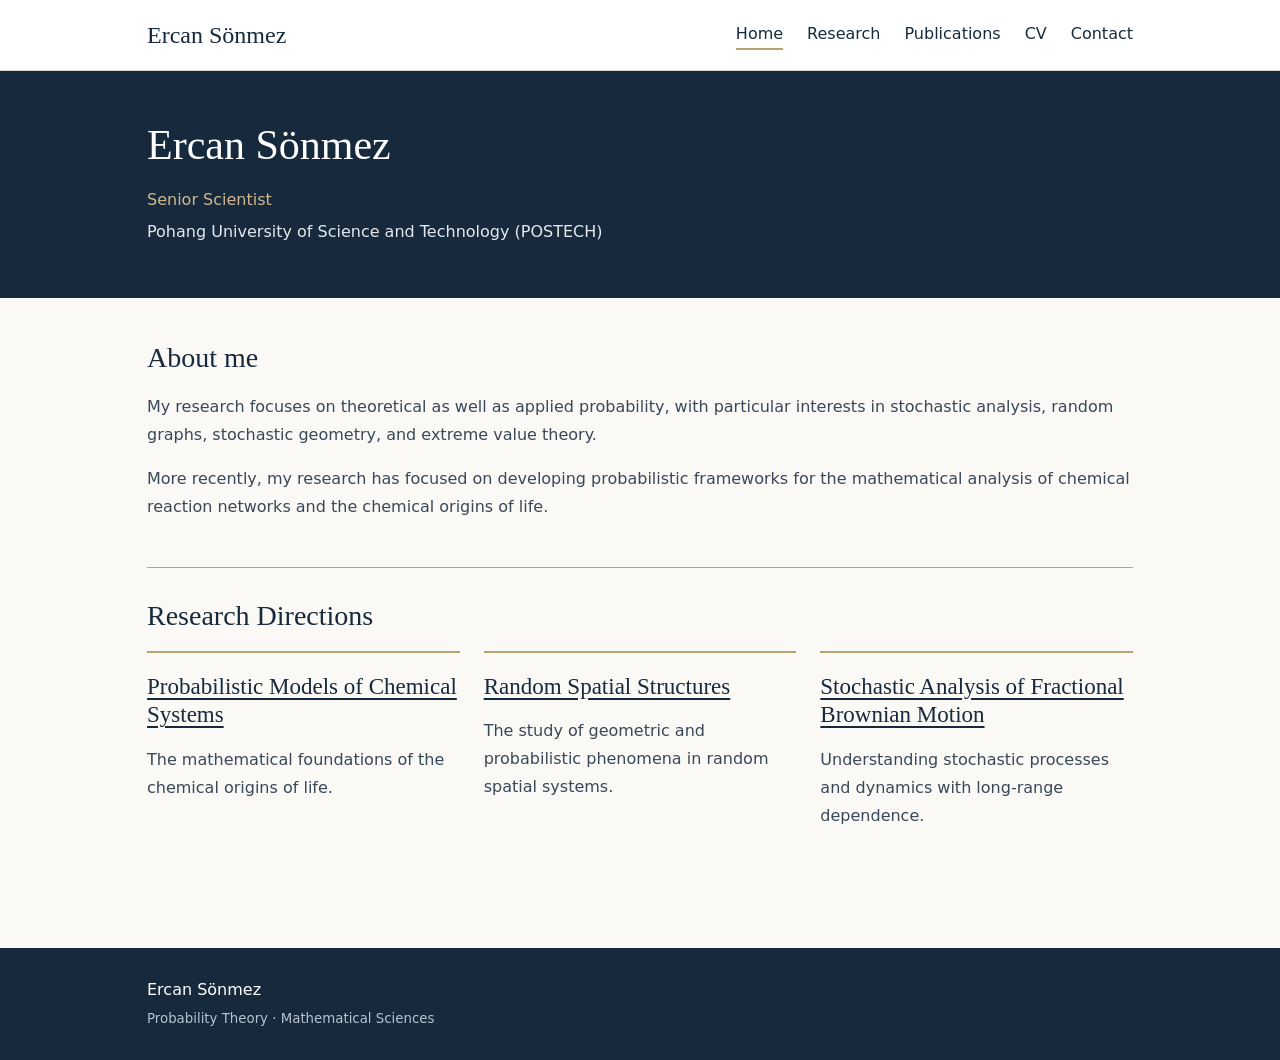
<file: index.html>
<!doctype html><html lang="en"><head><meta charset="utf-8"><meta name="viewport" content="width=device-width, initial-scale=1"><title>Ercan Sönmez | Ercan Sönmez</title><link rel="stylesheet" href="style.css"></head><body><header><div class="wrap"><a class="brand" href="index.html">Ercan Sönmez</a><nav aria-label="Main navigation"><a href="index.html" aria-current="page">Home</a><a href="research.html">Research</a><a href="publications.html">Publications</a><a href="cv.html">CV</a><a href="contact.html">Contact</a></nav></div></header><div class="hero"><div class="wrap"><h1>Ercan Sönmez</h1><p class="gold">Senior Scientist</p><p>Pohang University of Science and Technology (POSTECH)</p></div></div><main><section><h2>About me</h2><p>My research focuses on theoretical as well as applied probability, with particular interests in stochastic analysis, random graphs, stochastic geometry, and extreme value theory.</p><p>More recently, my research has focused on developing probabilistic frameworks for the mathematical analysis of chemical reaction networks and the chemical origins of life.</p></section><section><h2>Research Directions</h2><div class="directions"><article><h3><a href="research.html#chemical-systems">Probabilistic Models of Chemical Systems</a></h3><p>The mathematical foundations of the chemical origins of life.</p></article><article><h3><a href="research.html#spatial-structures">Random Spatial Structures</a></h3><p>The study of geometric and probabilistic phenomena in random spatial systems.</p></article><article><h3><a href="research.html#fractional-brownian-motion">Stochastic Analysis of Fractional Brownian Motion</a></h3><p>Understanding stochastic processes and dynamics with long-range dependence.</p></article></div></section></main><footer><div class="wrap">Ercan Sönmez<br><small>Probability Theory · Mathematical Sciences</small></div></footer></body></html>
</file>
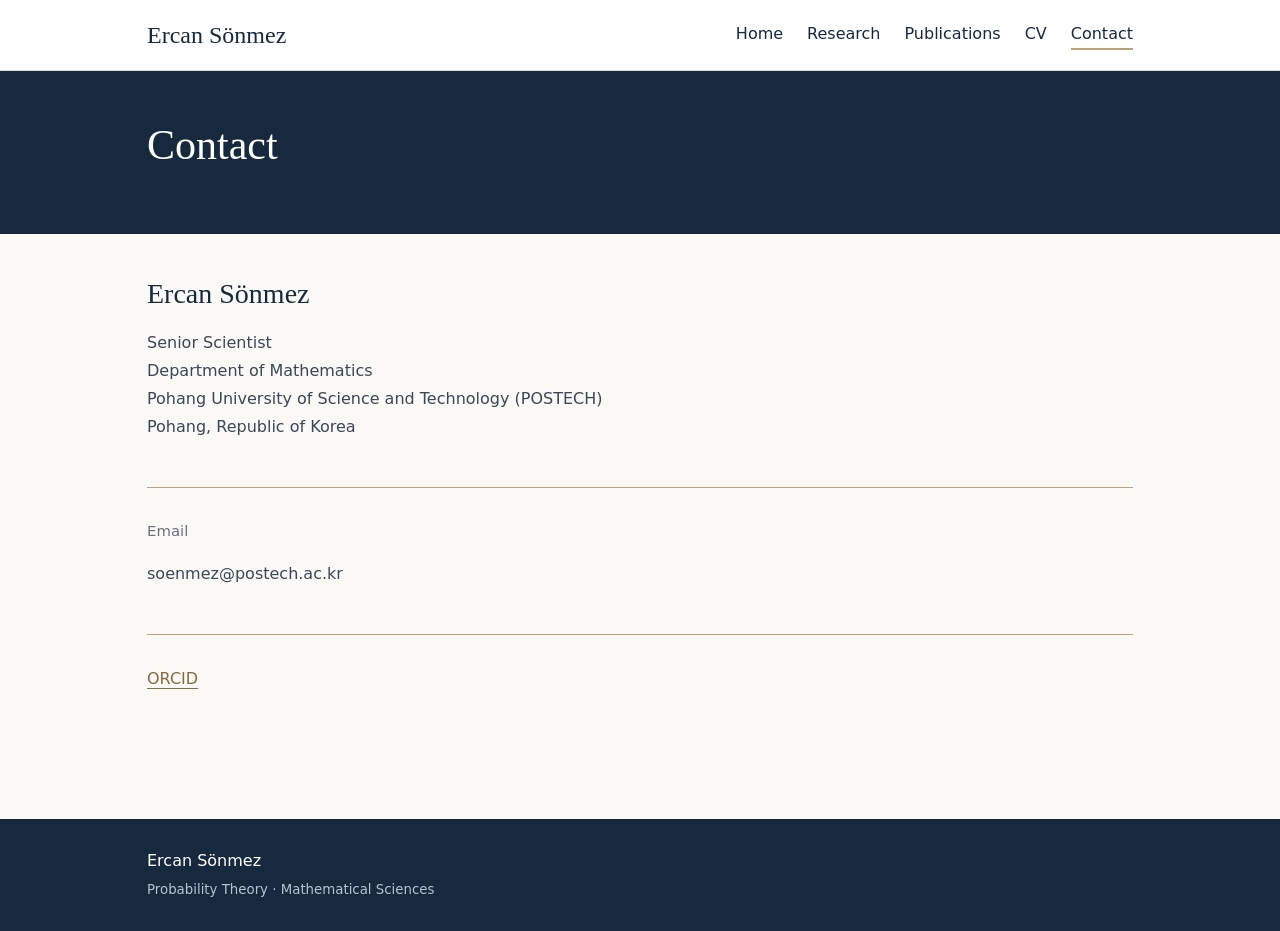
<file: contact.html>
<!doctype html><html lang="en"><head><meta charset="utf-8"><meta name="viewport" content="width=device-width, initial-scale=1"><title>Contact | Ercan Sönmez</title><link rel="stylesheet" href="style.css"></head><body><header><div class="wrap"><a class="brand" href="index.html">Ercan Sönmez</a><nav aria-label="Main navigation"><a href="index.html">Home</a><a href="research.html">Research</a><a href="publications.html">Publications</a><a href="cv.html">CV</a><a href="contact.html" aria-current="page">Contact</a></nav></div></header><div class="hero"><div class="wrap"><h1>Contact</h1></div></div><main><section><h2>Ercan Sönmez</h2><p>Senior Scientist<br>Department of Mathematics<br>Pohang University of Science and Technology (POSTECH)<br>Pohang, Republic of Korea</p></section><section><p class="meta">Email</p><p>soenmez@postech.ac.kr</p></section><section><a href="https://orcid.org/0000-0002-3580-6878">ORCID</a></section></main><footer><div class="wrap">Ercan Sönmez<br><small>Probability Theory · Mathematical Sciences</small></div></footer></body></html>
</file>
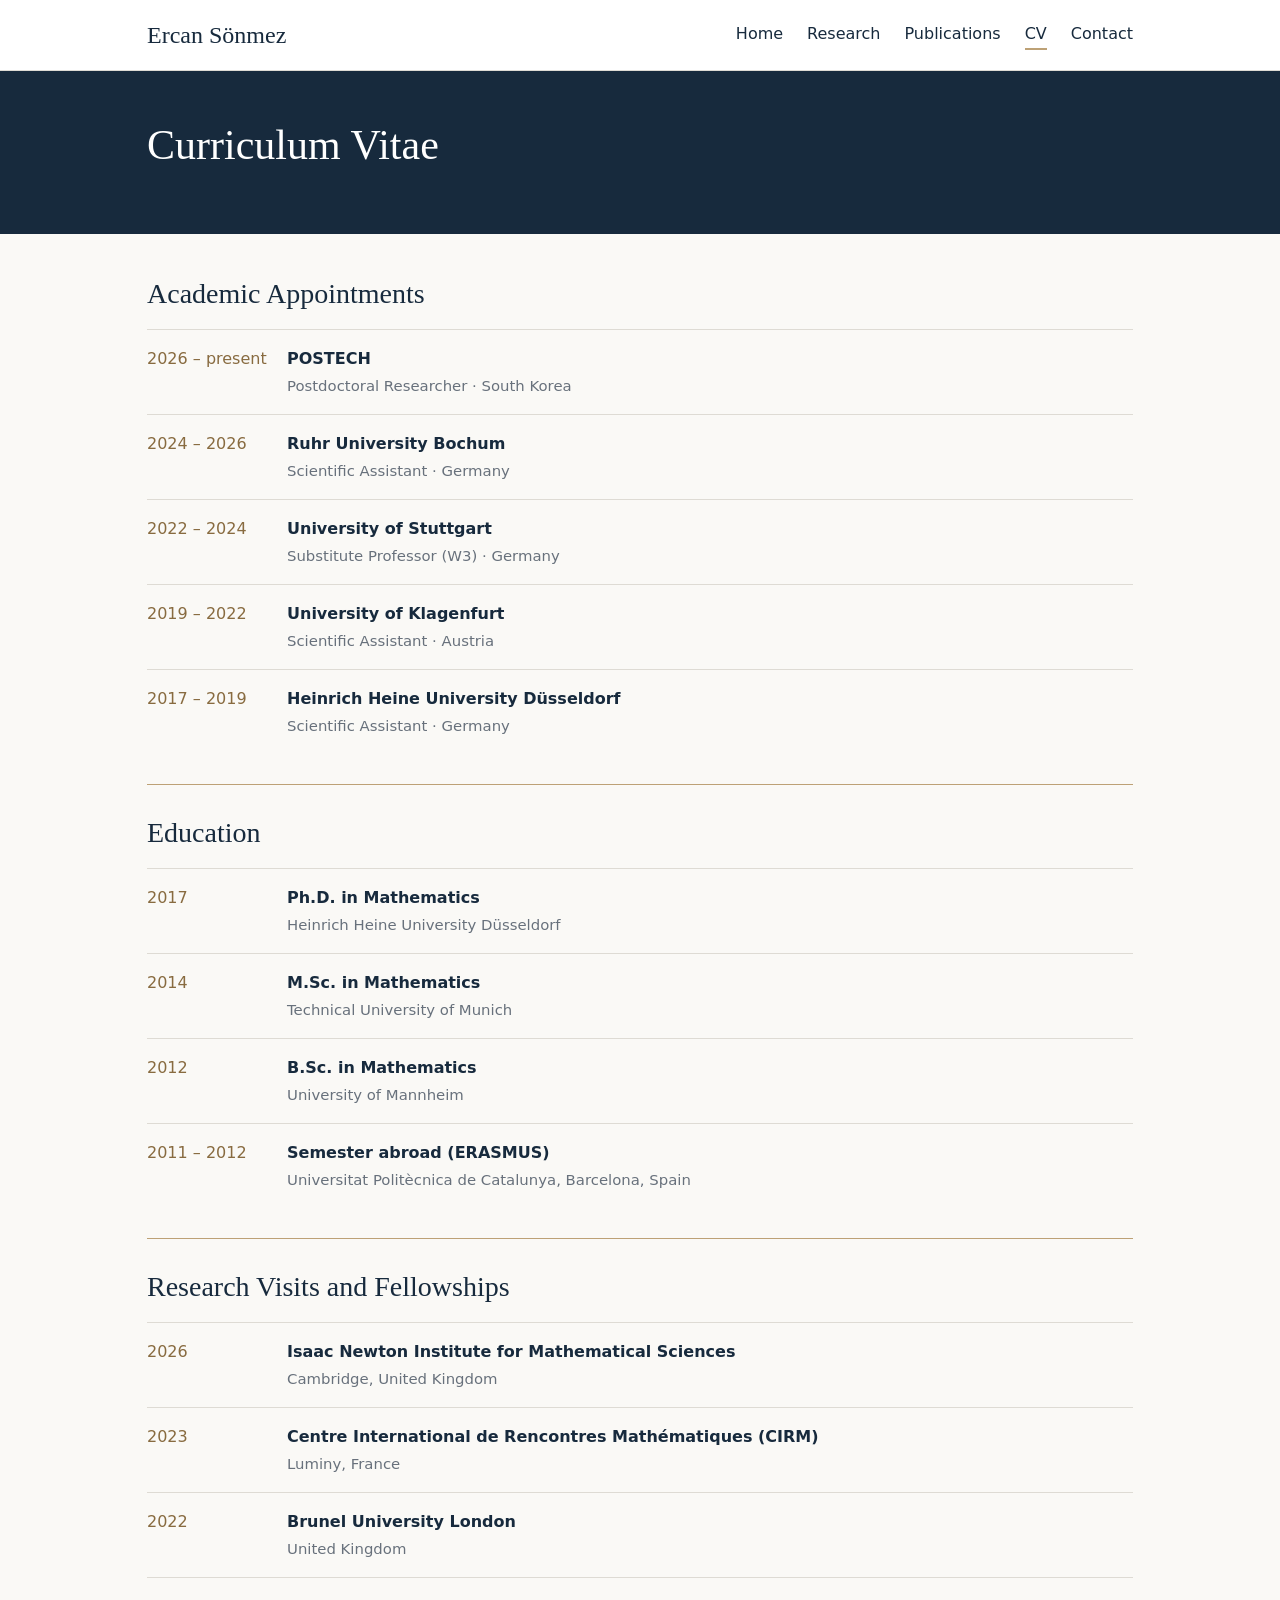
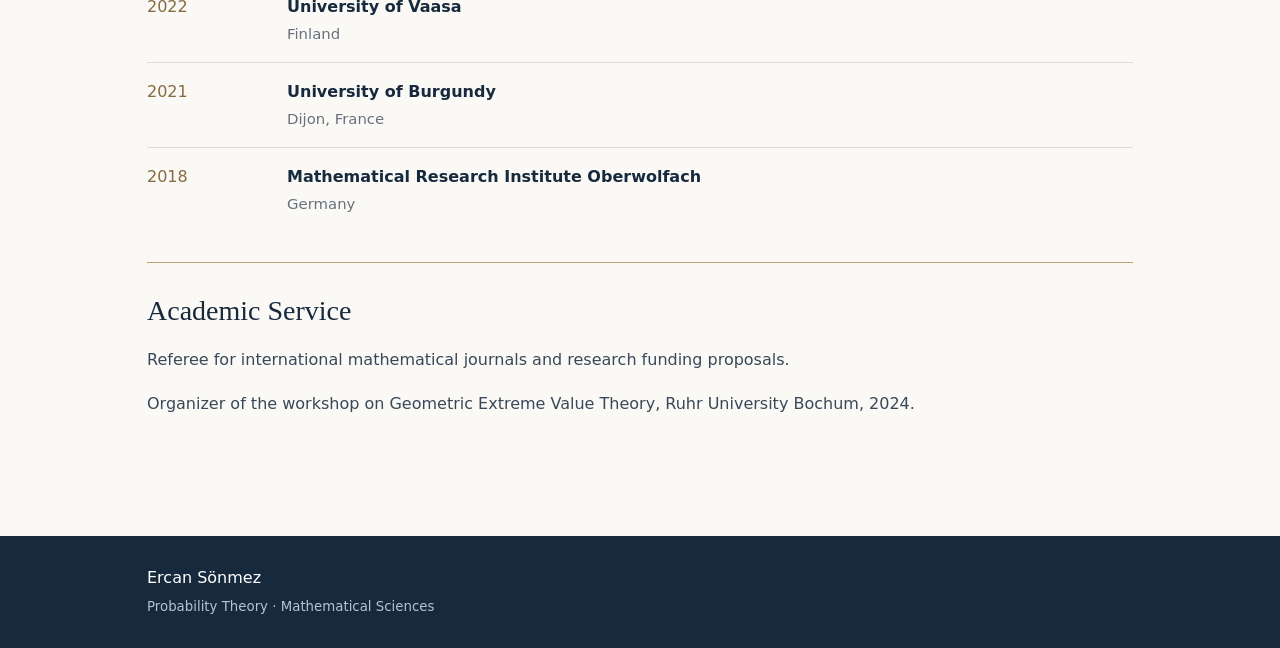
<file: cv.html>
<!doctype html><html lang="en"><head><meta charset="utf-8"><meta name="viewport" content="width=device-width, initial-scale=1"><title>Curriculum Vitae | Ercan Sönmez</title><link rel="stylesheet" href="style.css"></head><body><header><div class="wrap"><a class="brand" href="index.html">Ercan Sönmez</a><nav aria-label="Main navigation"><a href="index.html">Home</a><a href="research.html">Research</a><a href="publications.html">Publications</a><a href="cv.html" aria-current="page">CV</a><a href="contact.html">Contact</a></nav></div></header><div class="hero"><div class="wrap"><h1>Curriculum Vitae</h1></div></div><main><section><h2>Academic Appointments</h2><div class="entry"><div class="year">2026 – present</div><div><strong>POSTECH</strong><div class="meta">Postdoctoral Researcher · South Korea</div></div></div><div class="entry"><div class="year">2024 – 2026</div><div><strong>Ruhr University Bochum</strong><div class="meta">Scientific Assistant · Germany</div></div></div><div class="entry"><div class="year">2022 – 2024</div><div><strong>University of Stuttgart</strong><div class="meta">Substitute Professor (W3) · Germany</div></div></div><div class="entry"><div class="year">2019 – 2022</div><div><strong>University of Klagenfurt</strong><div class="meta">Scientific Assistant · Austria</div></div></div><div class="entry"><div class="year">2017 – 2019</div><div><strong>Heinrich Heine University Düsseldorf</strong><div class="meta">Scientific Assistant · Germany</div></div></div></section><section><h2>Education</h2><div class="entry"><div class="year">2017</div><div><strong>Ph.D. in Mathematics</strong><div class="meta">Heinrich Heine University Düsseldorf</div></div></div><div class="entry"><div class="year">2014</div><div><strong>M.Sc. in Mathematics</strong><div class="meta">Technical University of Munich</div></div></div><div class="entry"><div class="year">2012</div><div><strong>B.Sc. in Mathematics</strong><div class="meta">University of Mannheim</div></div></div><div class="entry"><div class="year">2011 – 2012</div><div><strong>Semester abroad (ERASMUS)</strong><div class="meta">Universitat Politècnica de Catalunya, Barcelona, Spain</div></div></div></section><section><h2>Research Visits and Fellowships</h2><div class="entry"><div class="year">2026</div><div><strong>Isaac Newton Institute for Mathematical Sciences</strong><div class="meta">Cambridge, United Kingdom</div></div></div><div class="entry"><div class="year">2023</div><div><strong>Centre International de Rencontres Mathématiques (CIRM)</strong><div class="meta">Luminy, France</div></div></div><div class="entry"><div class="year">2022</div><div><strong>Brunel University London</strong><div class="meta">United Kingdom</div></div></div><div class="entry"><div class="year">2022</div><div><strong>University of Vaasa</strong><div class="meta">Finland</div></div></div><div class="entry"><div class="year">2021</div><div><strong>University of Burgundy</strong><div class="meta">Dijon, France</div></div></div><div class="entry"><div class="year">2018</div><div><strong>Mathematical Research Institute Oberwolfach</strong><div class="meta">Germany</div></div></div></section><section><h2>Academic Service</h2><p>Referee for international mathematical journals and research funding proposals.</p><p>Organizer of the workshop on Geometric Extreme Value Theory, Ruhr University Bochum, 2024.</p></section></main><footer><div class="wrap">Ercan Sönmez<br><small>Probability Theory · Mathematical Sciences</small></div></footer></body></html>
</file>
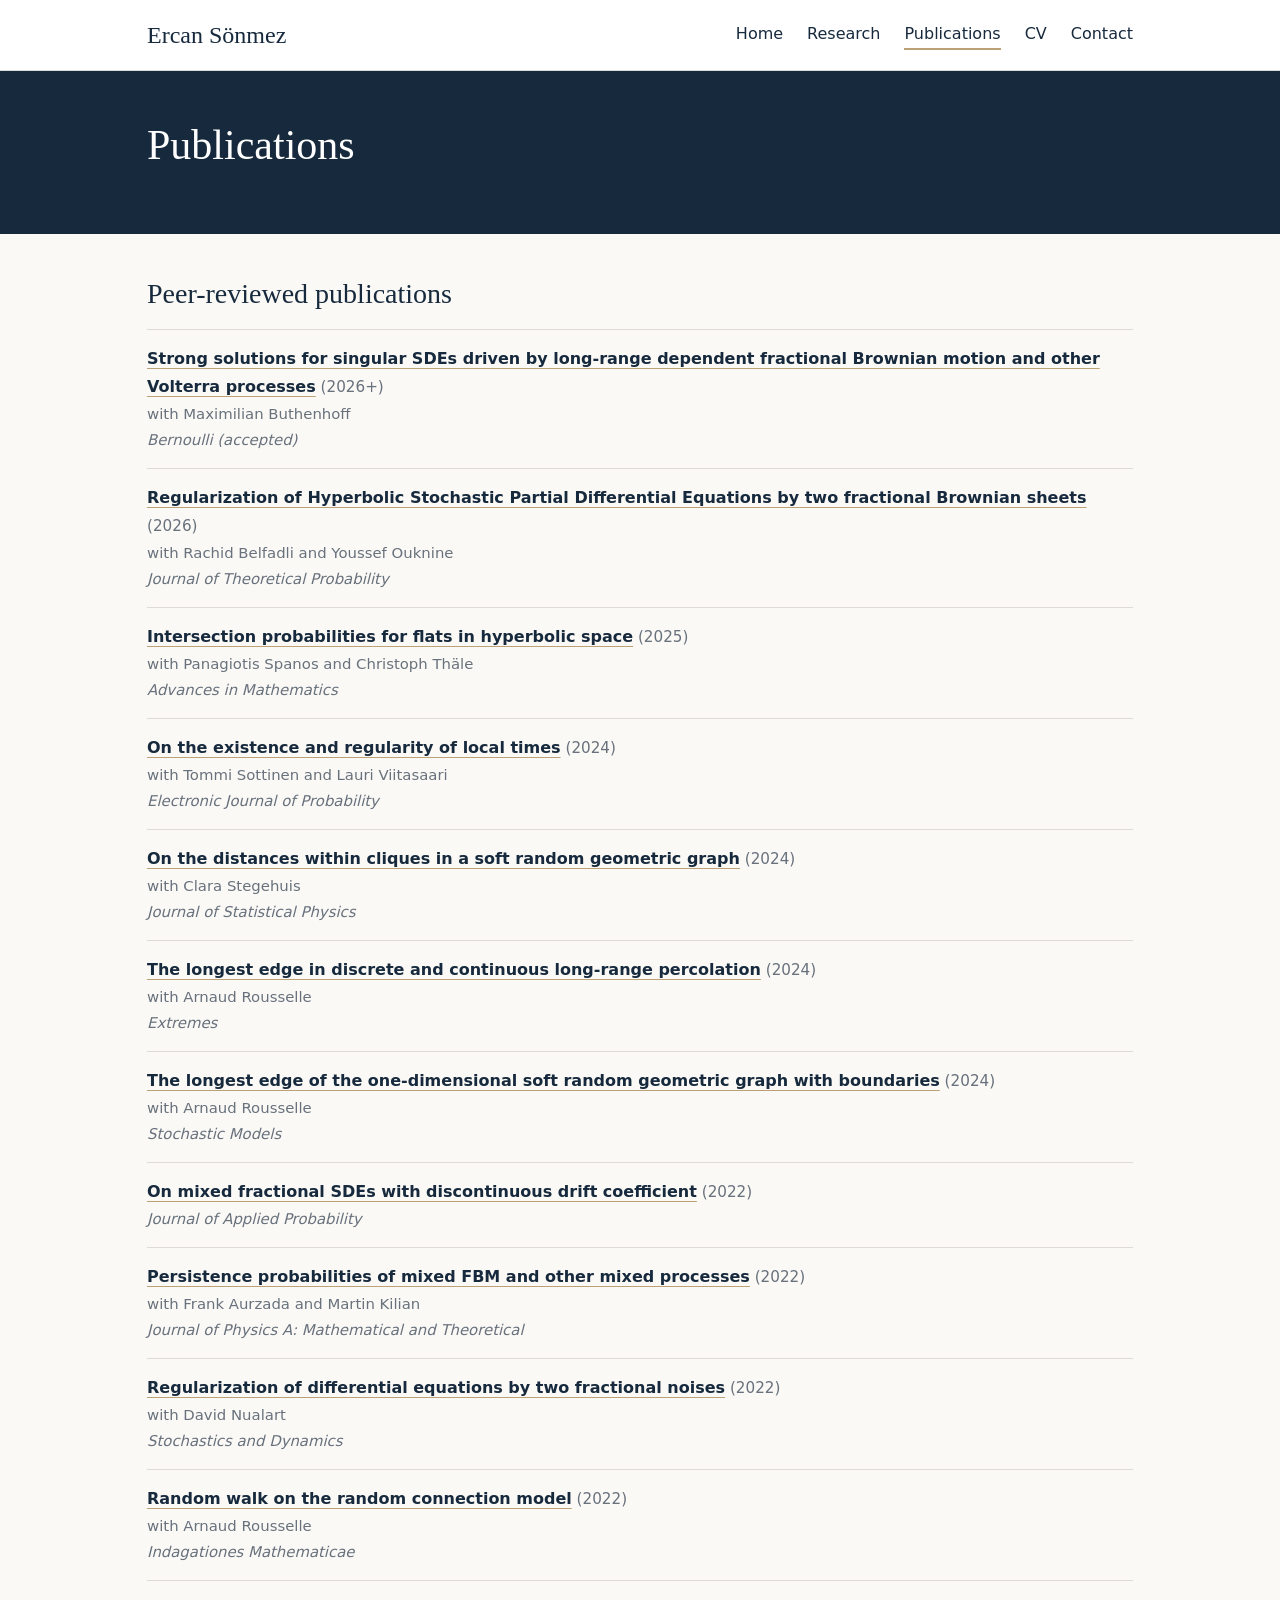
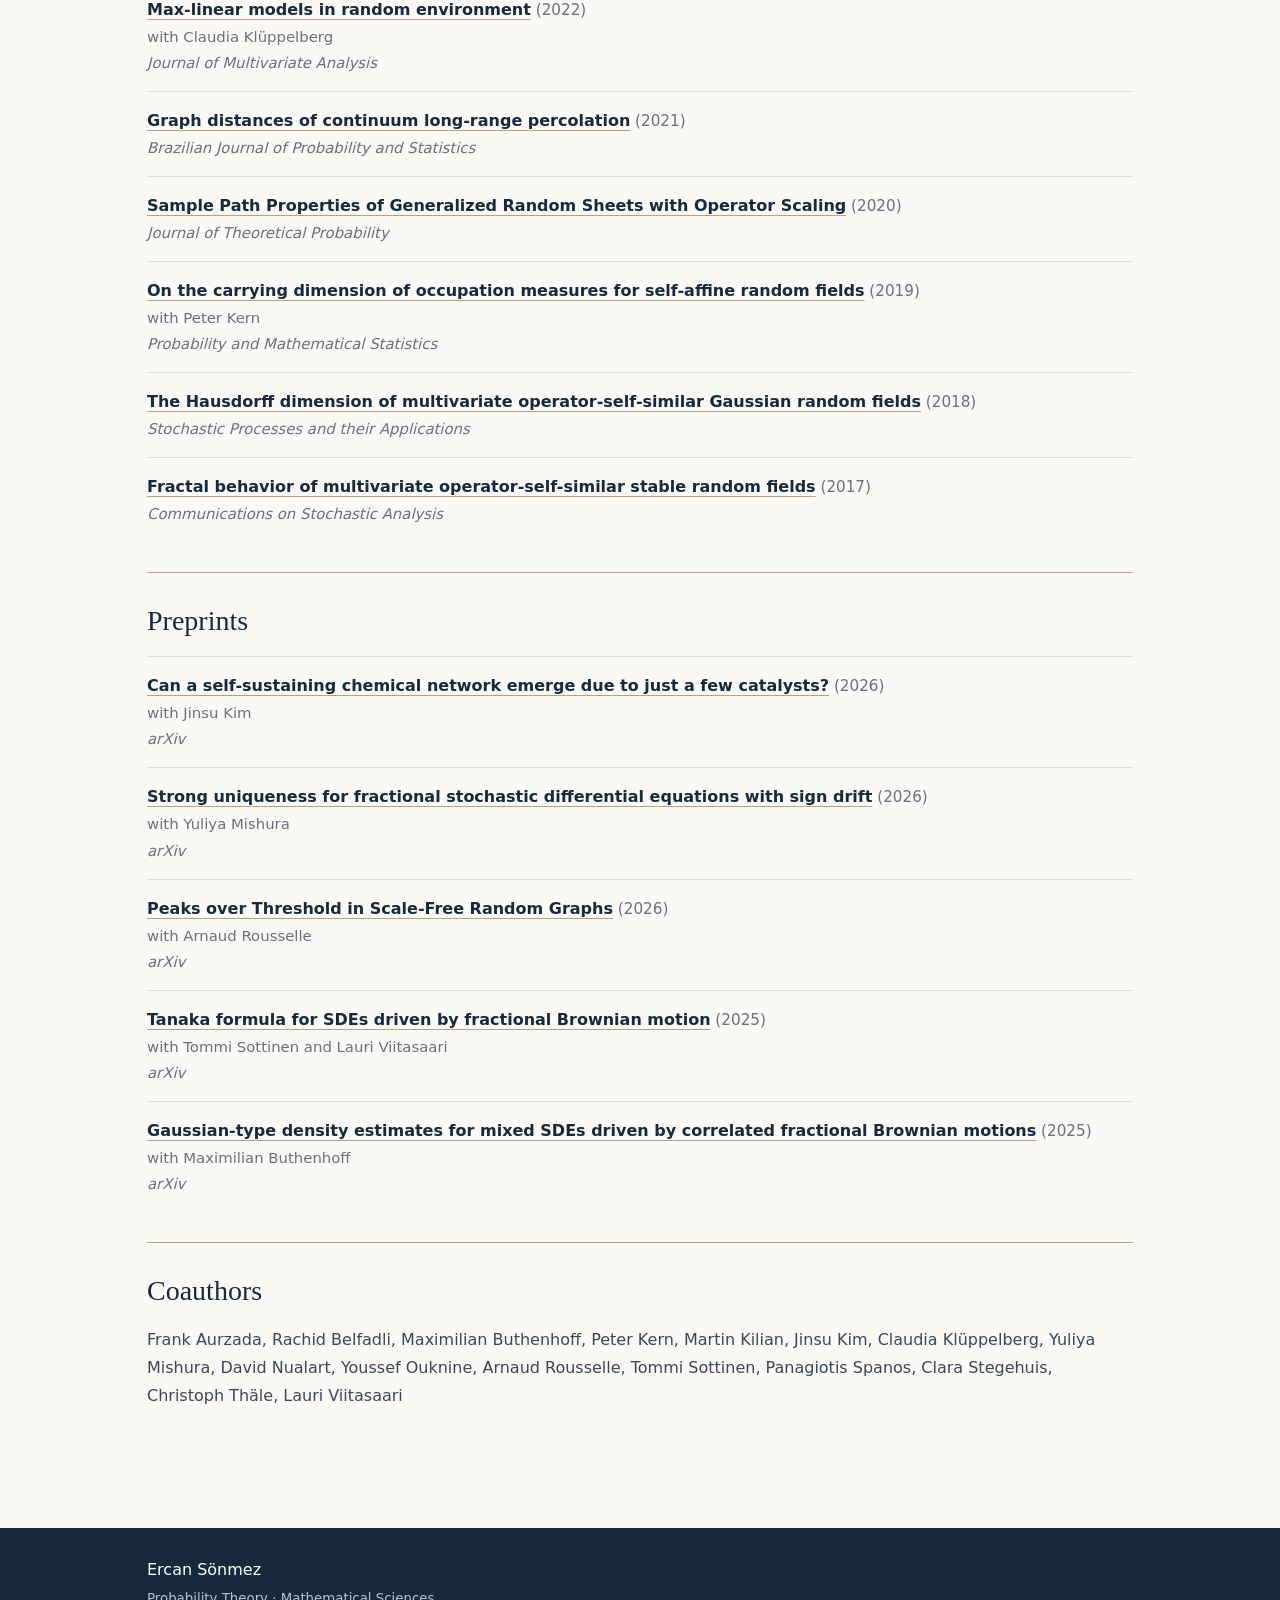
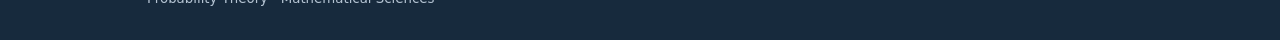
<file: publications.html>
<!DOCTYPE html>
<html lang="en"><head><meta charset="utf-8"/><meta content="width=device-width, initial-scale=1" name="viewport"/><title>Publications | Ercan Sönmez</title><link href="style.css" rel="stylesheet"/></head><body><header><div class="wrap"><a class="brand" href="index.html">Ercan Sönmez</a><nav aria-label="Main navigation"><a href="index.html">Home</a><a href="research.html">Research</a><a aria-current="page" href="publications.html">Publications</a><a href="cv.html">CV</a><a href="contact.html">Contact</a></nav></div></header><div class="hero"><div class="wrap"><h1>Publications</h1></div></div><main><section><h2>Peer-reviewed publications</h2><div class="entry publication"><div><strong><a href="https://arxiv.org/abs/2503.03677">Strong solutions for singular SDEs driven by long-range dependent fractional Brownian motion and other Volterra processes</a></strong><span class="publication-year"> (2026+)</span><div class="meta">with Maximilian Buthenhoff<br/><em>Bernoulli (accepted)</em></div></div></div><div class="entry publication"><div><strong><a href="https://doi.org/10.1007/s10959-026-01533-1">Regularization of Hyperbolic Stochastic Partial Differential Equations by two fractional Brownian sheets</a></strong><span class="publication-year"> (2026)</span><div class="meta">with Rachid Belfadli and Youssef Ouknine<br/><em>Journal of Theoretical Probability</em></div></div></div><div class="entry publication"><div><strong><a href="https://doi.org/10.1016/j.aim.2025.110415">Intersection probabilities for flats in hyperbolic space</a></strong><span class="publication-year"> (2025)</span><div class="meta">with Panagiotis Spanos and Christoph Thäle<br/><em>Advances in Mathematics</em></div></div></div><div class="entry publication"><div><strong><a href="https://doi.org/10.1214/24-EJP1172">On the existence and regularity of local times</a></strong><span class="publication-year"> (2024)</span><div class="meta">with Tommi Sottinen and Lauri Viitasaari<br/><em>Electronic Journal of Probability</em></div></div></div><div class="entry publication"><div><strong><a href="https://doi.org/10.1007/s10955-024-03254-3">On the distances within cliques in a soft random geometric graph</a></strong><span class="publication-year"> (2024)</span><div class="meta">with Clara Stegehuis<br/><em>Journal of Statistical Physics</em></div></div></div><div class="entry publication"><div><strong><a href="https://doi.org/10.1007/s10687-024-00488-y">The longest edge in discrete and continuous long-range percolation</a></strong><span class="publication-year"> (2024)</span><div class="meta">with Arnaud Rousselle<br/><em>Extremes</em></div></div></div><div class="entry publication"><div><strong><a href="https://doi.org/10.1080/15326349.2023.2256825">The longest edge of the one-dimensional soft random geometric graph with boundaries</a></strong><span class="publication-year"> (2024)</span><div class="meta">with Arnaud Rousselle<br/><em>Stochastic Models</em></div></div></div><div class="entry publication"><div><strong><a href="https://www.cambridge.org/core/journals/journal-of-applied-probability/article/on-mixed-fractional-stochastic-differential-equations-with-discontinuous-drift-coefficient/BEDB435F64CFA1ECAF15683F9A62331F">On mixed fractional SDEs with discontinuous drift coefficient</a></strong><span class="publication-year"> (2022)</span><div class="meta"><em>Journal of Applied Probability</em></div></div></div><div class="entry publication"><div><strong><a href="https://doi.org/10.1088/1751-8121/ac7bbc">Persistence probabilities of mixed FBM and other mixed processes</a></strong><span class="publication-year"> (2022)</span><div class="meta">with Frank Aurzada and Martin Kilian<br/><em>Journal of Physics A: Mathematical and Theoretical</em></div></div></div><div class="entry publication"><div><strong><a href="https://doi.org/10.1142/S0219493722500290">Regularization of differential equations by two fractional noises</a></strong><span class="publication-year"> (2022)</span><div class="meta">with David Nualart<br/><em>Stochastics and Dynamics</em></div></div></div><div class="entry publication"><div><strong><a href="https://www.sciencedirect.com/science/article/pii/S0019357722000386">Random walk on the random connection model</a></strong><span class="publication-year"> (2022)</span><div class="meta">with Arnaud Rousselle<br/><em>Indagationes Mathematicae</em></div></div></div><div class="entry publication"><div><strong><a href="https://doi.org/10.1016/j.jmva.2022.104999">Max-linear models in random environment</a></strong><span class="publication-year"> (2022)</span><div class="meta">with Claudia Klüppelberg<br/><em>Journal of Multivariate Analysis</em></div></div></div><div class="entry publication"><div><strong><a href="https://doi.org/10.1214/21-BJPS500">Graph distances of continuum long-range percolation</a></strong><span class="publication-year"> (2021)</span><div class="meta"><em>Brazilian Journal of Probability and Statistics</em></div></div></div><div class="entry publication"><div><strong><a href="https://doi.org/10.1007/s10959-020-01045-6">Sample Path Properties of Generalized Random Sheets with Operator Scaling</a></strong><span class="publication-year"> (2020)</span><div class="meta"><em>Journal of Theoretical Probability</em></div></div></div><div class="entry publication"><div><strong><a href="https://czasopisma.uwr.edu.pl/pms/article/view/7044">On the carrying dimension of occupation measures for self-affine random fields</a></strong><span class="publication-year"> (2019)</span><div class="meta">with Peter Kern<br/><em>Probability and Mathematical Statistics</em></div></div></div><div class="entry publication"><div><strong><a href="https://www.sciencedirect.com/science/article/pii/S0304414917301400">The Hausdorff dimension of multivariate operator-self-similar Gaussian random fields</a></strong><span class="publication-year"> (2018)</span><div class="meta"><em>Stochastic Processes and their Applications</em></div></div></div><div class="entry publication"><div><strong><a href="https://repository.lsu.edu/cosa/vol11/iss2/7/">Fractal behavior of multivariate operator-self-similar stable random fields</a></strong><span class="publication-year"> (2017)</span><div class="meta"><em>Communications on Stochastic Analysis</em></div></div></div></section><section><h2>Preprints</h2><div class="entry publication"><div><strong><a href="https://arxiv.org/abs/2611.06033">Can a self-sustaining chemical network emerge due to just a few catalysts?</a></strong><span class="publication-year"> (2026)</span><div class="meta">with Jinsu Kim<br/><em>arXiv</em></div></div></div><div class="entry publication"><div><strong><a href="https://arxiv.org/abs/2610.30889">Strong uniqueness for fractional stochastic differential equations with sign drift</a></strong><span class="publication-year"> (2026)</span><div class="meta">with Yuliya Mishura<br/><em>arXiv</em></div></div></div><div class="entry publication"><div><strong><a href="https://arxiv.org/abs/2602.14817">Peaks over Threshold in Scale-Free Random Graphs</a></strong><span class="publication-year"> (2026)</span><div class="meta">with Arnaud Rousselle<br/><em>arXiv</em></div></div></div><div class="entry publication"><div><strong><a href="https://arxiv.org/abs/2508.06261">Tanaka formula for SDEs driven by fractional Brownian motion</a></strong><span class="publication-year"> (2025)</span><div class="meta">with Tommi Sottinen and Lauri Viitasaari<br/><em>arXiv</em></div></div></div><div class="entry publication"><div><strong><a href="https://arxiv.org/abs/2503.03685">Gaussian-type density estimates for mixed SDEs driven by correlated fractional Brownian motions</a></strong><span class="publication-year"> (2025)</span><div class="meta">with Maximilian Buthenhoff<br/><em>arXiv</em></div></div></div></section><section><h2>Coauthors</h2><p>Frank Aurzada, Rachid Belfadli, Maximilian Buthenhoff, Peter Kern, Martin Kilian, Jinsu Kim, Claudia Klüppelberg, Yuliya Mishura, David Nualart, Youssef Ouknine, Arnaud Rousselle, Tommi Sottinen, Panagiotis Spanos, Clara Stegehuis, Christoph Thäle, Lauri Viitasaari</p></section></main><footer><div class="wrap">Ercan Sönmez<br/><small>Probability Theory · Mathematical Sciences</small></div></footer></body></html>
</file>
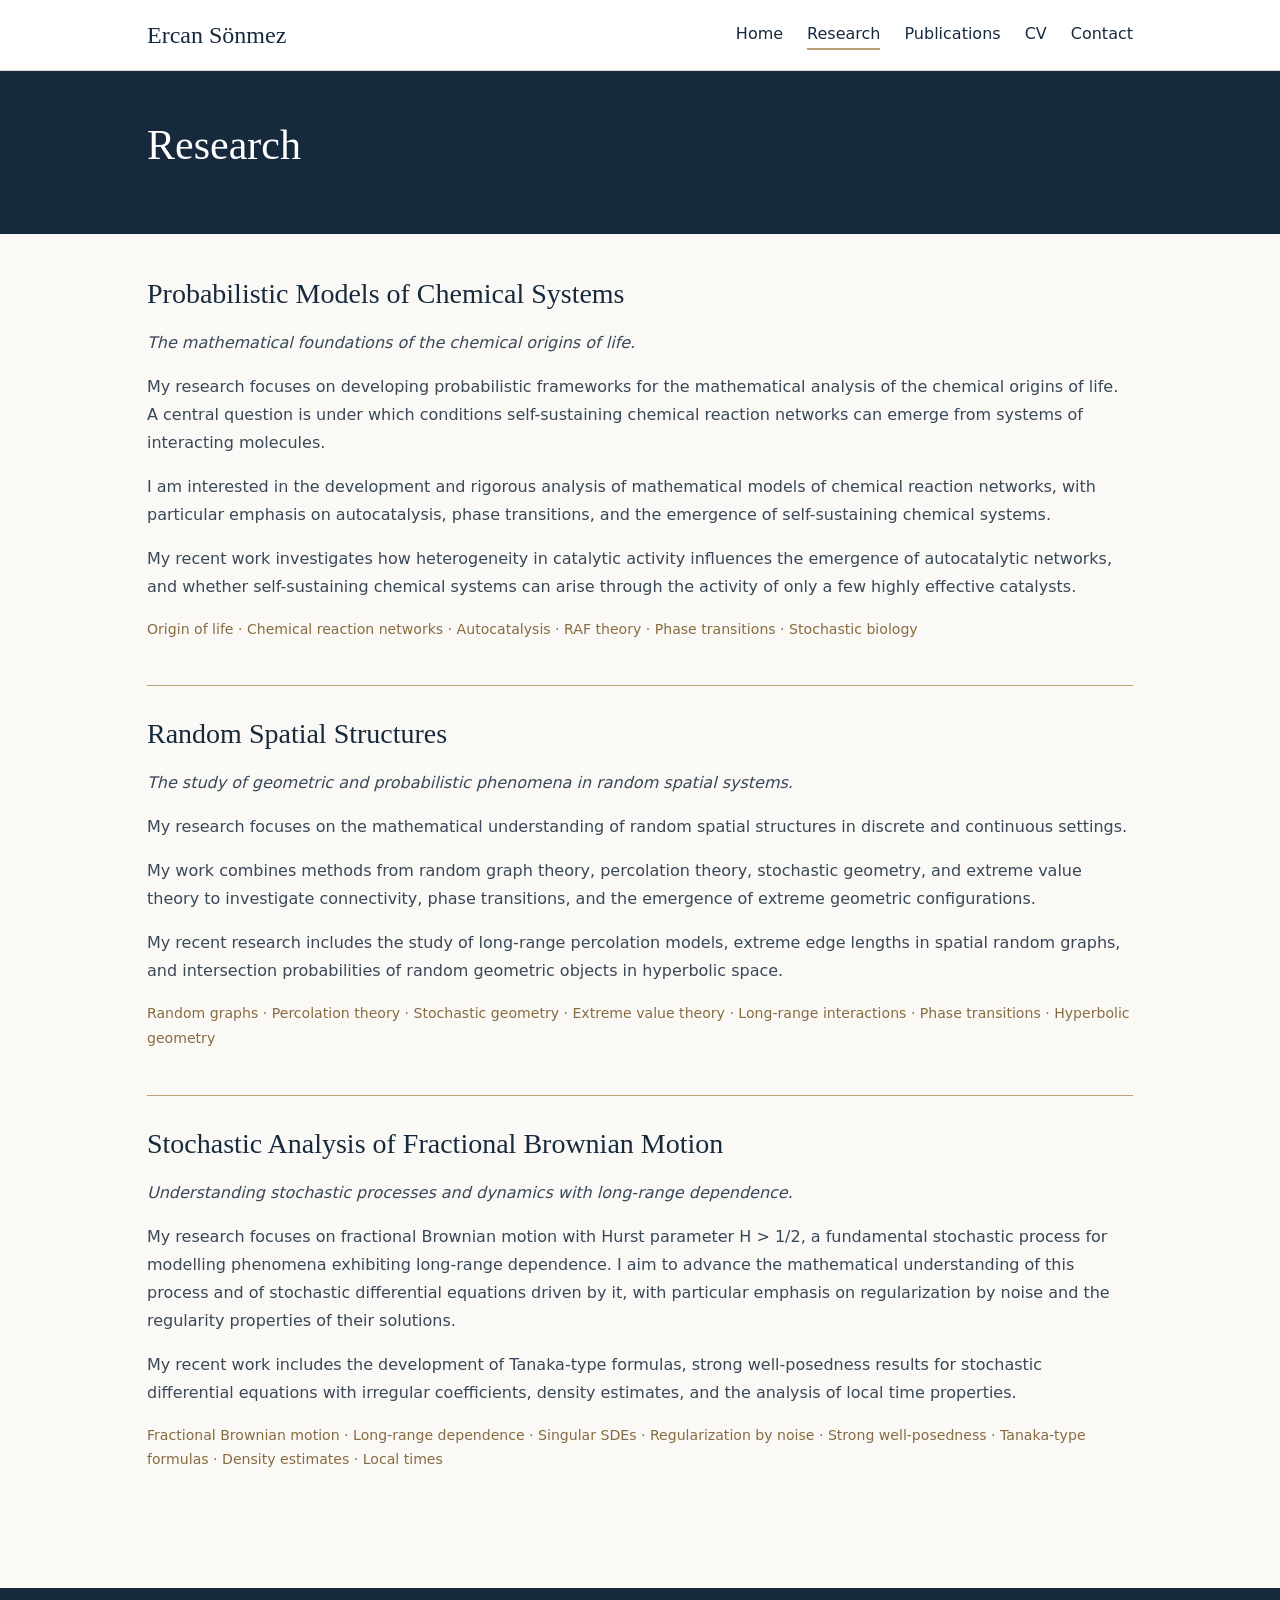
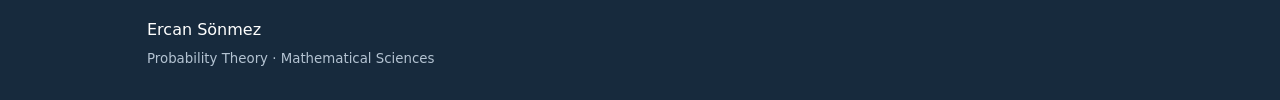
<file: research.html>
<!doctype html><html lang="en"><head><meta charset="utf-8"><meta name="viewport" content="width=device-width, initial-scale=1"><title>Research | Ercan Sönmez</title><link rel="stylesheet" href="style.css"></head><body><header><div class="wrap"><a class="brand" href="index.html">Ercan Sönmez</a><nav aria-label="Main navigation"><a href="index.html">Home</a><a href="research.html" aria-current="page">Research</a><a href="publications.html">Publications</a><a href="cv.html">CV</a><a href="contact.html">Contact</a></nav></div></header><div class="hero"><div class="wrap"><h1>Research</h1></div></div><main><section id="chemical-systems"><h2>Probabilistic Models of Chemical Systems</h2><p><em>The mathematical foundations of the chemical origins of life.</em></p><p>My research focuses on developing probabilistic frameworks for the mathematical analysis of the chemical origins of life. A central question is under which conditions self-sustaining chemical reaction networks can emerge from systems of interacting molecules.</p><p>I am interested in the development and rigorous analysis of mathematical models of chemical reaction networks, with particular emphasis on autocatalysis, phase transitions, and the emergence of self-sustaining chemical systems.</p><p>My recent work investigates how heterogeneity in catalytic activity influences the emergence of autocatalytic networks, and whether self-sustaining chemical systems can arise through the activity of only a few highly effective catalysts.</p><p class="keywords">Origin of life · Chemical reaction networks · Autocatalysis · RAF theory · Phase transitions · Stochastic biology</p></section><section id="spatial-structures"><h2>Random Spatial Structures</h2><p><em>The study of geometric and probabilistic phenomena in random spatial systems.</em></p><p>My research focuses on the mathematical understanding of random spatial structures in discrete and continuous settings.</p><p>My work combines methods from random graph theory, percolation theory, stochastic geometry, and extreme value theory to investigate connectivity, phase transitions, and the emergence of extreme geometric configurations.</p><p>My recent research includes the study of long-range percolation models, extreme edge lengths in spatial random graphs, and intersection probabilities of random geometric objects in hyperbolic space.</p><p class="keywords">Random graphs · Percolation theory · Stochastic geometry · Extreme value theory · Long-range interactions · Phase transitions · Hyperbolic geometry</p></section><section id="fractional-brownian-motion"><h2>Stochastic Analysis of Fractional Brownian Motion</h2><p><em>Understanding stochastic processes and dynamics with long-range dependence.</em></p><p>My research focuses on fractional Brownian motion with Hurst parameter H &gt; 1/2, a fundamental stochastic process for modelling phenomena exhibiting long-range dependence. I aim to advance the mathematical understanding of this process and of stochastic differential equations driven by it, with particular emphasis on regularization by noise and the regularity properties of their solutions.</p><p>My recent work includes the development of Tanaka-type formulas, strong well-posedness results for stochastic differential equations with irregular coefficients, density estimates, and the analysis of local time properties.</p><p class="keywords">Fractional Brownian motion · Long-range dependence · Singular SDEs · Regularization by noise · Strong well-posedness · Tanaka-type formulas · Density estimates · Local times</p></section></main><footer><div class="wrap">Ercan Sönmez<br><small>Probability Theory · Mathematical Sciences</small></div></footer></body></html>
</file>
<file: style.css>
*{box-sizing:border-box}body{margin:0;background:#faf9f6;color:#394858;font:16px/1.75 system-ui,sans-serif}header{background:white;border-bottom:1px solid #dedbd4}header .wrap{display:flex;align-items:center;justify-content:space-between;gap:20px;flex-wrap:wrap;padding-block:20px}.wrap,main{max-width:1050px;margin:auto;padding-inline:32px}nav{display:flex;gap:24px;flex-wrap:wrap}a{color:#886b40;text-underline-offset:4px}nav a,.brand{color:#172a3d;text-decoration:none}nav a[aria-current]{border-bottom:2px solid #bda176}.brand{font:24px Georgia,serif}.hero,footer{background:#172a3d;color:#fff}.hero .wrap{padding-block:48px}h1,h2,h3{font-family:Georgia,serif;font-weight:normal;line-height:1.25;color:#172a3d}h1{font-size:42px;margin:0 0 14px;color:white}h2{font-size:28px;margin:0 0 18px}h3{font-size:23px;margin:0 0 12px}.hero p{margin:4px 0;color:#e2e8ed}.hero .gold{color:#d0b78f}main{padding-block:42px;min-height:65vh}section{padding:0 0 30px;margin:0 0 30px;border-bottom:1px solid #bda176}section:last-child{border:0}.entry{display:grid;grid-template-columns:124px 1fr;gap:16px;padding:15px 0;border-top:1px solid #dedbd4}.year{color:#886b40}.entry strong{color:#172a3d;font-weight:550}.meta{color:#68717c;font-size:.93rem}.keywords{font-size:.88rem;color:#886b40}.directions{display:grid;grid-template-columns:repeat(3,1fr);gap:24px}.directions article{border-top:2px solid #bda176;padding-top:20px}.directions a{color:#172a3d}footer .wrap{padding-block:28px}footer small{color:#b4c3d2}a:focus-visible{outline:2px solid #96794d;outline-offset:4px}@media(max-width:650px){.wrap,main{padding-inline:20px}nav{gap:15px;font-size:14px}h1{font-size:34px}.directions{grid-template-columns:1fr}.entry{grid-template-columns:1fr;gap:3px}.hero .wrap{padding-block:32px}}
.entry.publication{display:block}.publication strong a{color:#172a3d;text-decoration:underline;text-decoration-color:#bda176}.publication-year{font-size:.95em;color:#68717c;font-weight:400}
</file>
